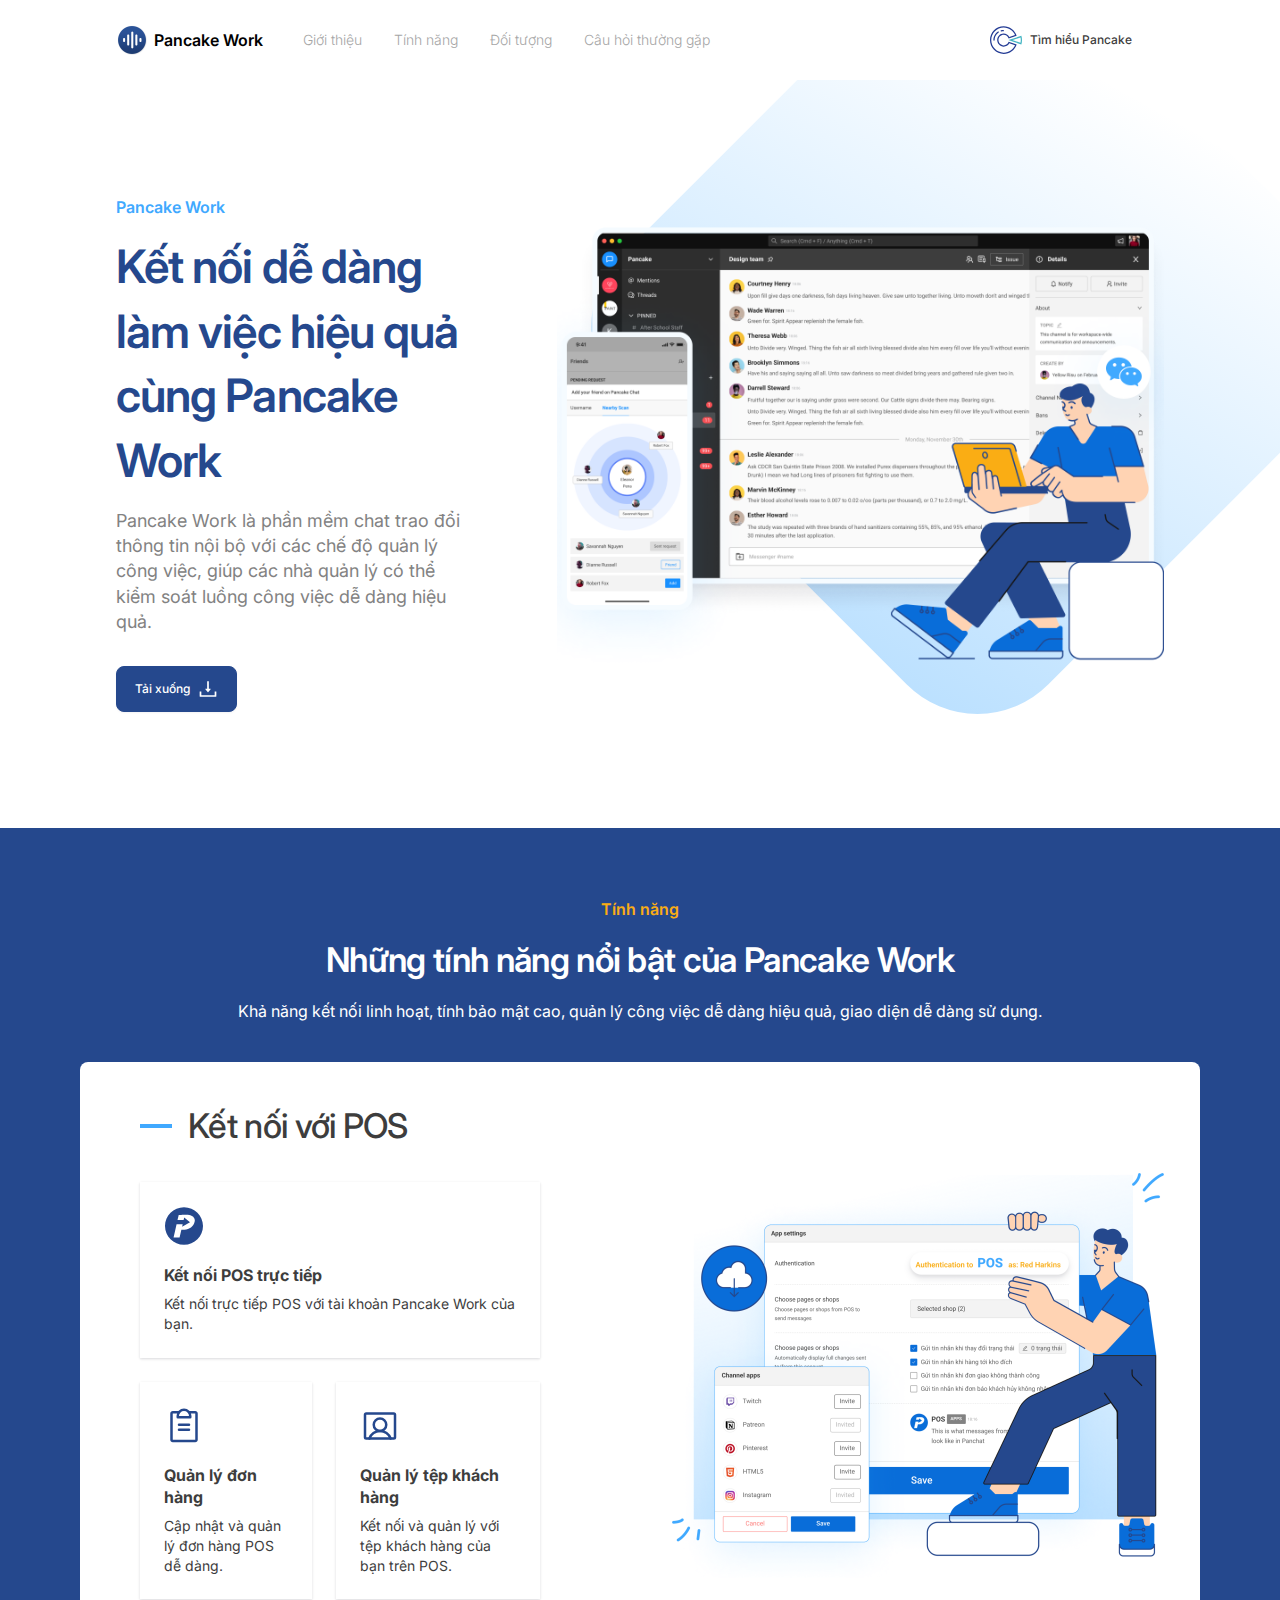
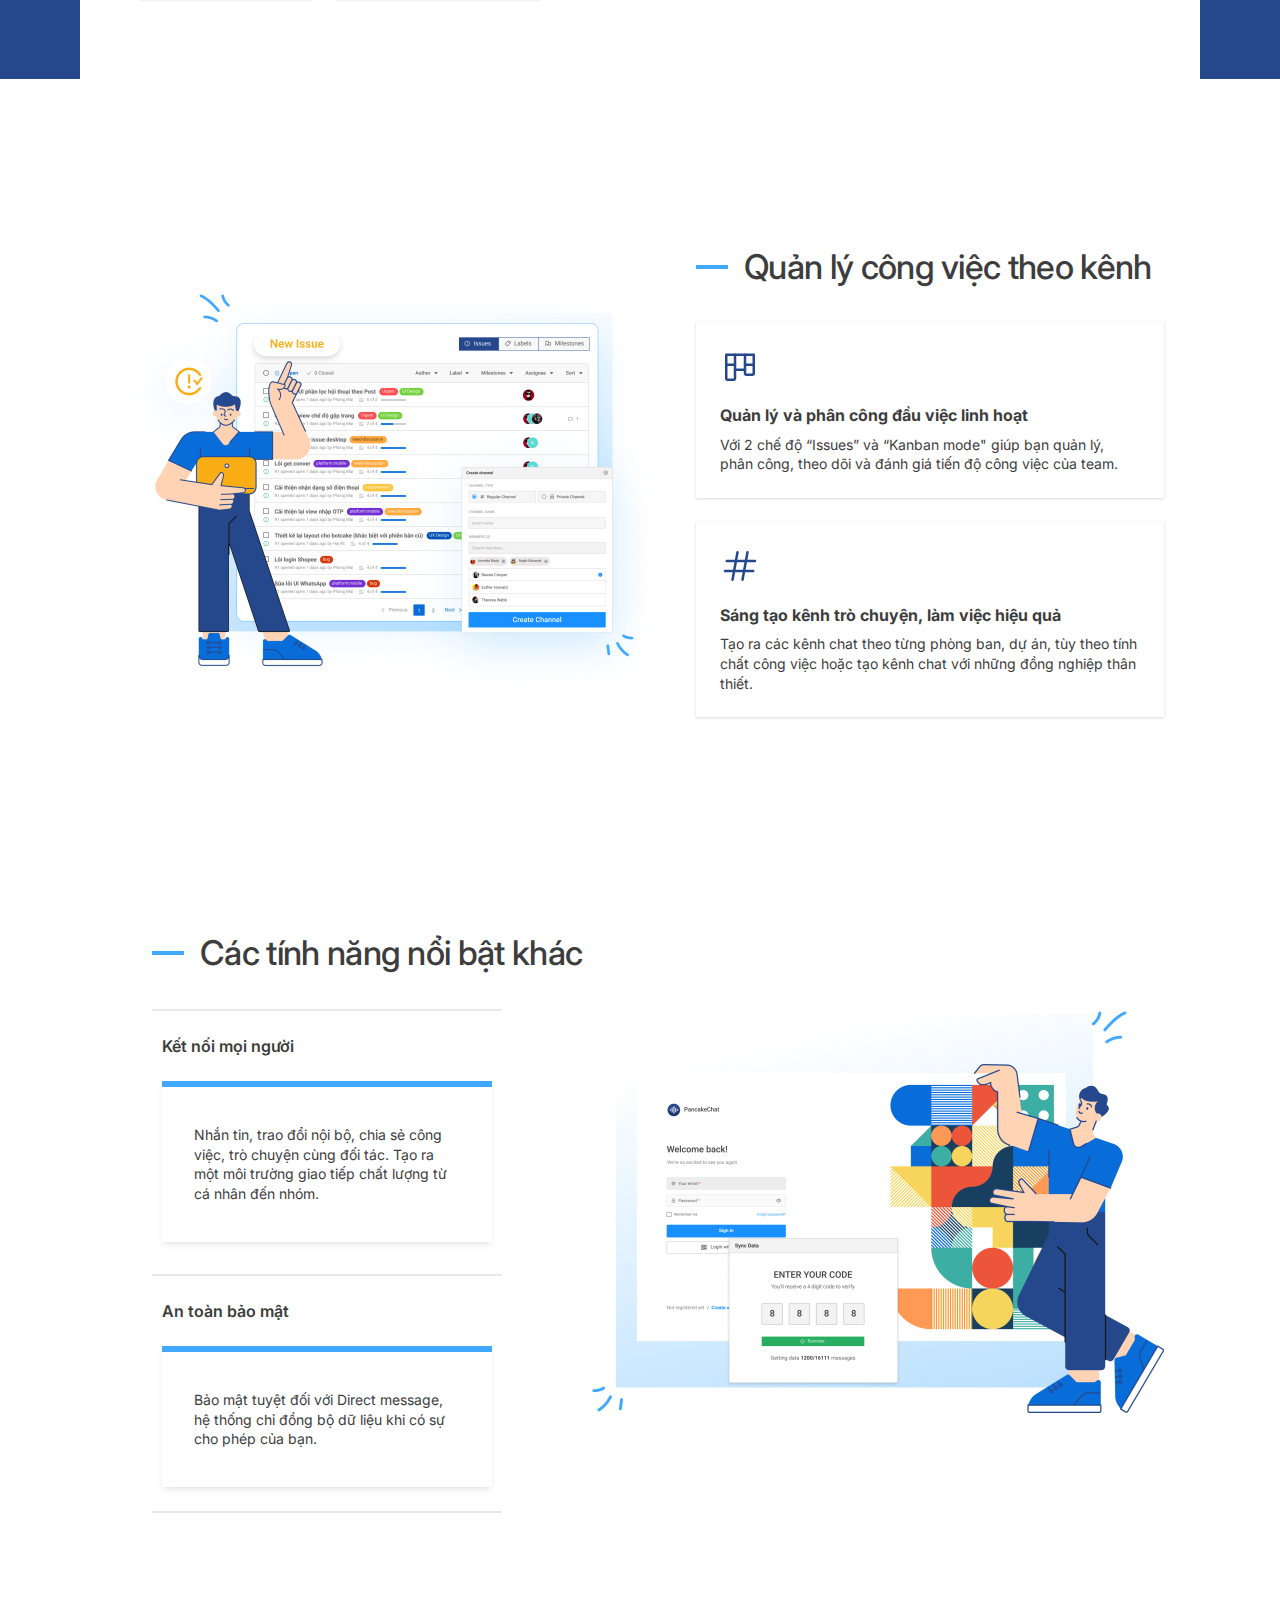
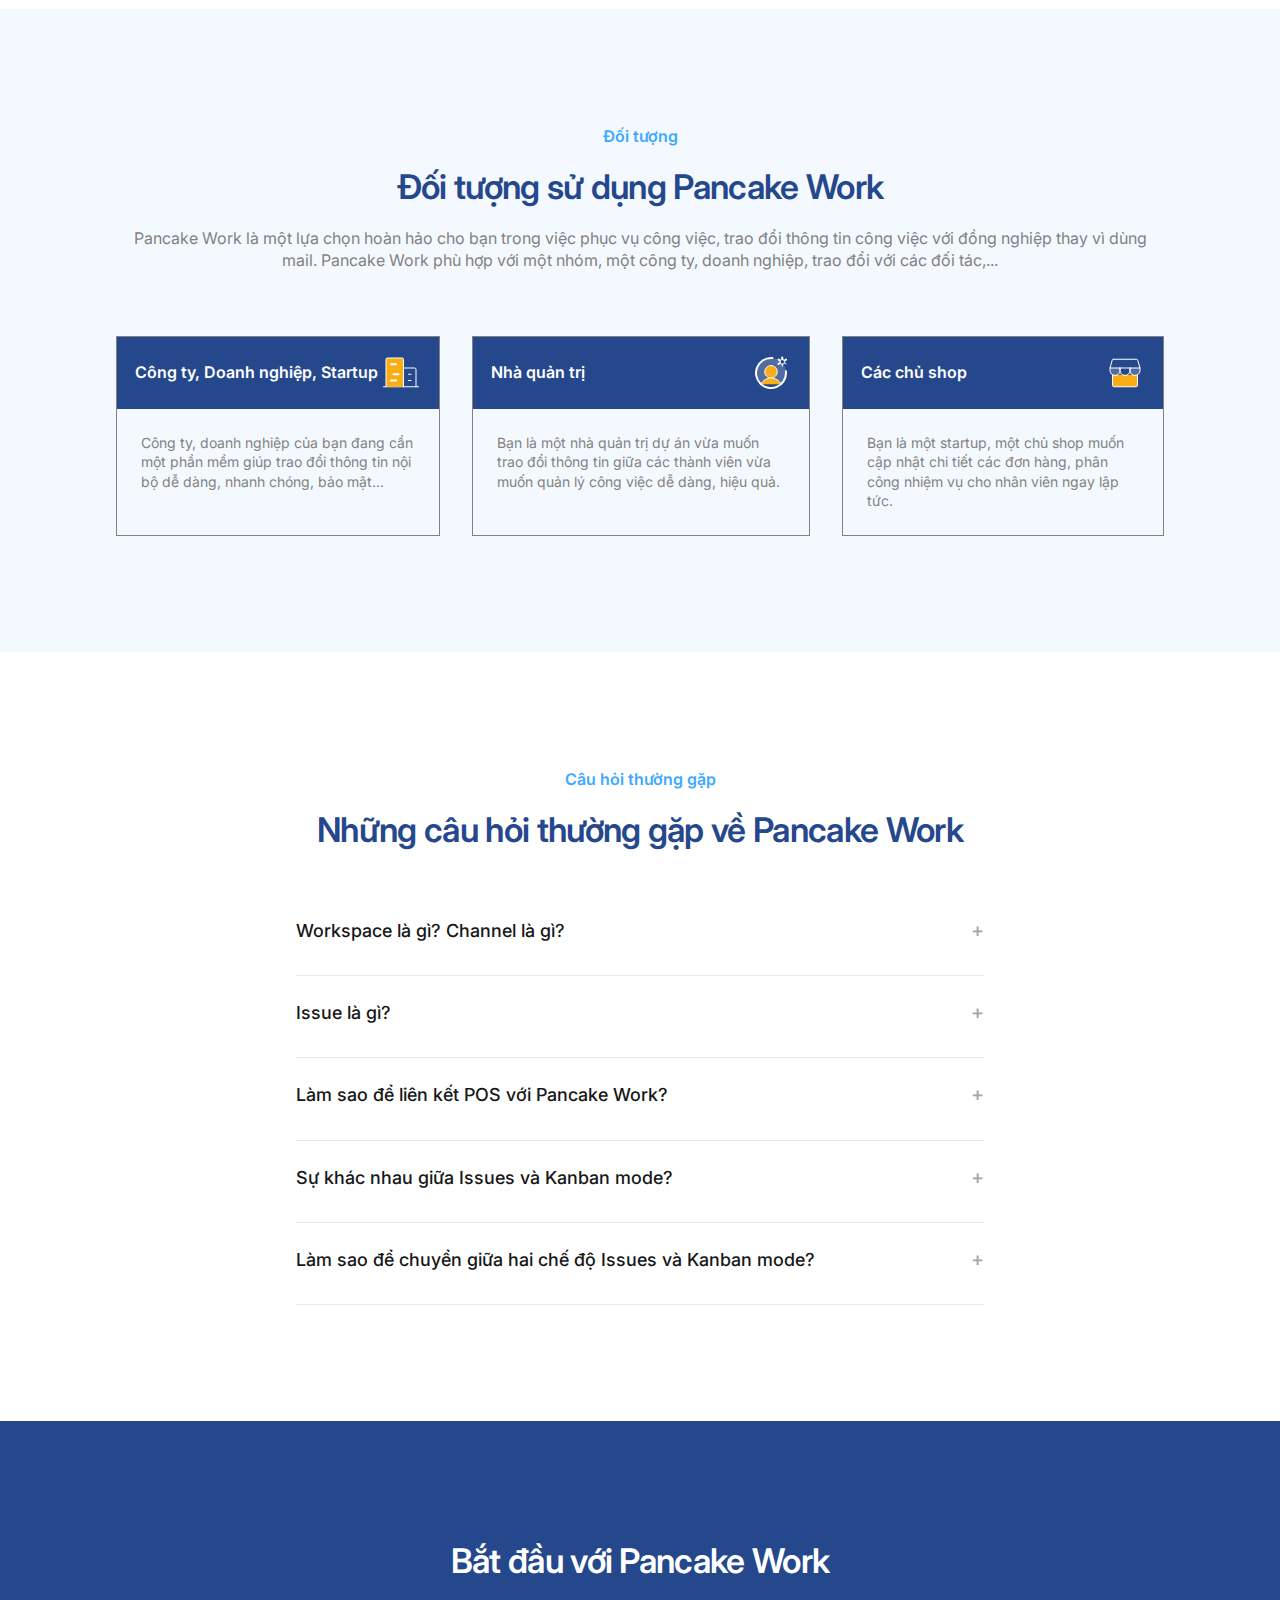
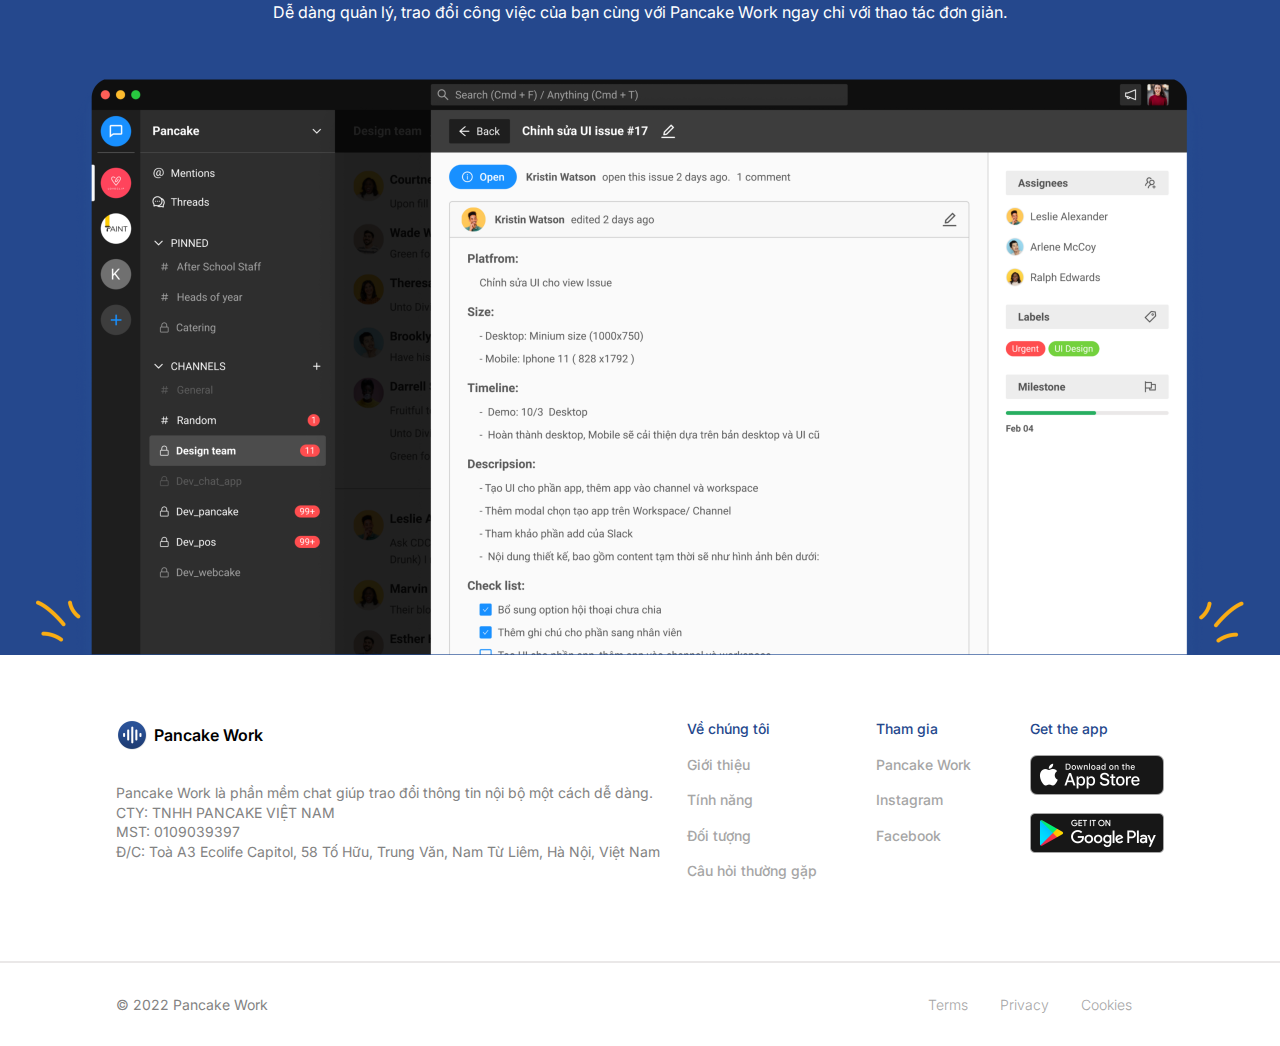
<file: index.html>
<!DOCTYPE html>
<html lang="en">

<head>
  <meta charset="UTF-8">
  <meta http-equiv="X-UA-Compatible" content="IE=edge">
  <meta name="viewport" content="user-scalable=no, width=device-width, initial-scale=1.0" />
  <meta name="apple-mobile-web-app-capable" content="yes" />
  <link rel="icon" type="image/x-icon" href="./assets/images/favicon.ico">
  <meta property="og:description"
    content="Ứng dụng trao đổi thông tin nội bộ với các chế độ quản lý công việc, giúp các nhà quản lý có thể kiểm soát luồng công việc dễ dàng hiệu quả.">
  <meta property="og:image" content="https://pancakework.vn/assets/images/preview_new.png">
  <meta property="og:url" content="https://pancakework.vn/">
  <title>Pancake Work</title>
  <link rel="stylesheet" href="./reset.css">
  <link rel="preconnect" href="https://fonts.googleapis.com">
  <link rel="preconnect" href="https://fonts.gstatic.com" crossorigin>
  <link href="https://fonts.googleapis.com/css2?family=Inter:wght@400;500;600;700&display=swap" rel="stylesheet">
  <link rel="stylesheet" href="./style.css">
</head>

<body>
  <div class="container">
    <header id="header">
      <div class="left-side-header">
        <div class="logo">
          <img src="./assets/logo.svg" alt="logo">
          <h1 class="logo-text">Pancake Work</h1>
        </div>
        <div>
          <ul class="nav">
            <li class="nav-item" onclick="scrollToId('intro'), toggleMenuSm">Giới thiệu</li>
            <li class="nav-item" onclick="scrollToId('feature'), toggleMenuSm()"> Tính năng</li>
            <li class="nav-item" onclick="scrollToId('target'), toggleMenuSm()">Đối tượng</li>
            <li class="nav-item" onclick="scrollToId('question'), toggleMenuSm()">Câu hỏi thường gặp</li>
          </ul>
        </div>
      </div>
      <div class="right-side-header">
        <a href="https://pages.fm/" class="link-pancake">
          <img src="./assets/logo-pancake.svg" alt="">
          <p>Tìm hiểu Pancake</p>
        </a>
        <!-- <a href="https://id.pancake.vn/signup" class="btn btn-register">
          <p class="btn-text register-text">Đăng ký</p>
        </a> -->
        <!-- <div class="btn-action">
          <a class="btn btn-download" id="btn-download" href="#">
            <p class="btn-text">Tải xuống</p>
            <img src="./assets/download.svg" alt="">
          </a>
        </div> -->
      </div>
      <div class="menu-sm" onclick="toggleMenuSm();">
        <img src="./assets/menu-sm.svg" alt="" id="icon-menu-sm">
      </div>
    </header>
    <div class="nav-sm" id="nav-sm">
      <ul>
        <li class="nav-item nav-item-active" onclick="scrollToId('intro')">Giới thiệu</li>
        <li class="nav-item" onclick="scrollToId('feature')"> Tính năng</li>
        <li class="nav-item" onclick="scrollToId('target')">Đối tượng</li>
        <li class="nav-item" onclick="scrollToId('question')">Câu hỏi thường gặp</li>
      </ul>
      <div class="btn-sm">
        <a class="btn btn-download-sm btn-download" id="btn-download-sm" href="#">
          <p class="btn-text">Tải xuống</p>
          <img src="./assets/download.svg" alt="">
        </a>
      </div>
    </div>
    <main>
      <section class="rounded-intro" id="intro">
        <div class="intro">
          <div class="left-side-intro">
            <p class="title-section">Pancake Work</p>
            <p class="slogan">Kết nối dễ dàng làm việc hiệu quả cùng Pancake Work</p>
            <p class="content-intro">Pancake Work là phần mềm chat trao đổi thông tin nội bộ với các chế độ quản lý công
              việc, giúp các nhà quản lý có thể kiểm soát luồng công việc dễ dàng hiệu quả.</p>
            <div class="btn-action">
              <a class="btn btn-download" id="btn-download" href="#">
                <p class="btn-text">Tải xuống</p>
                <img src="./assets/download.svg" alt="">
              </a>
            </div>
          </div>
          <div class="right-side-intro">
            <div class="rouded-rotate-bg">
              <div class="background-rotate"></div>
            </div>
            <img src="./assets/images/intro.png" alt="">
          </div>
        </div>
  </div>
  </section>
  <section class="feature" id="feature">
    <div class="rounded-content-feautre">
      <p class="title-section">Tính năng</p>
      <p class="content-section">Những tính năng nổi bật của Pancake Work</p>
      <p class="quote-section">Khả năng kết nối linh hoạt, tính bảo mật cao, quản lý công việc dễ dàng hiệu quả, giao
        diện dễ dàng sử dụng.</p>
      <div class="connect-pos">
        <div class="feature-title">
          <div class="before-title"></div>
          <p>Kết nối với POS</p>
          <div class="after-title"></div>
        </div>
        <div class="rounded-side-pos">
          <div class="left-side-connect-pos">
            <div class="fist-connect-pos">
              <img src="./assets/logo-pos.svg" alt="">
              <p class="feature-content">Kết nối POS trực tiếp</p>
              <p class="feature-quote">Kết nối trực tiếp POS với tài khoản Pancake Work của bạn.</p>
            </div>
            <div class="rounded-feature-item">
              <div class="feature-item-left">
                <img src="./assets/clipboard.svg" alt="">
                <p class="feature-content">Quản lý đơn hàng</p>
                <p class="feature-quote">Cập nhật và quản lý đơn hàng POS dễ dàng.</p>
              </div>
              <div class="feature-item-right">
                <img src="./assets/user-rectagle.svg" alt="">
                <p class="feature-content">Quản lý tệp khách hàng</p>
                <p class="feature-quote">Kết nối và quản lý với tệp khách hàng của bạn trên POS.</p>
              </div>
            </div>
          </div>
          <div class="right-side-connect-pos">
            <img src="./assets/images/connect-pos.png" alt="">
          </div>
        </div>
      </div>
    </div>
  </section>
  <section class="manage">
    <div class="feature-title feature-title-sm">
      <div class="before-title"></div>
      <p>Quản lý công việc theo kênh</p>
    </div>
    <div class="rounded-manage">
      <div class="left-side-manage">
        <img src="./assets/images/issue.png" alt="">
      </div>
      <div class="right-side-manage">
        <div class="feature-title feature-title-xl">
          <div class="before-title"></div>
          <p>Quản lý công việc theo kênh</p>
        </div>
        <div class="manage-item manage-first-item">
          <img src="./assets/kanban.svg" alt="">
          <p class="feature-content">Quản lý và phân công đầu việc linh hoạt</p>
          <p class="feature-quote">Với 2 chế độ “Issues” và “Kanban mode" giúp bạn quản lý, phân công, theo dõi và
            đánh giá tiến độ công việc của team.</p>
        </div>
        <div class="manage-item">
          <img src="./assets/hash.svg" alt="">
          <p class="feature-content">Sáng tạo kênh trò chuyện, làm việc hiệu quả</p>
          <p class="feature-quote">Tạo ra các kênh chat theo từng phòng ban, dự án, tùy theo tính chất công việc hoặc
            tạo kênh chat với những đồng nghiệp thân thiết.</p>
        </div>
      </div>
    </div>
  </section>
  <section class="other-feature">
    <div class="feature-title">
      <div class="before-title"></div>
      <p>Các tính năng nổi bật khác</p>
    </div>
    <div class="rounded-other-feature">
      <div class="left-side-other-feature">
        <div class="list-other-feature">
          <div class="other-feature-item">
            <div class="other-feature-name">Kết nối mọi người</div>
            <div class="other-feature-panel">
              <p>Nhắn tin, trao đổi nội bộ, chia sẻ công việc, trò chuyện cùng đối tác. Tạo ra một môi trường giao tiếp
                chất lượng từ cá nhân đến nhóm.</p>
            </div>
          </div>
          <div class="other-feature-item">
            <div class="other-feature-name">An toàn bảo mật</div>
            <div class="other-feature-panel">
              <p>Bảo mật tuyệt đối với Direct message, hệ thống chỉ đồng bộ dữ liệu khi có sự cho phép của bạn.</p>
            </div>
          </div>
        </div>
      </div>
      <div class="right-side-other-feature">
        <img src="./assets/images/login.png" alt="">
      </div>
    </div>
  </section>
  <section class="rounded-target" id="target">
    <div class="target">
      <p class="title-section">Đối tượng</p>
      <p class="content-section">Đối tượng sử dụng Pancake Work</p>
      <p class="quote-section">Pancake Work là một lựa chọn hoàn hảo cho bạn trong việc phục vụ công việc, trao đổi
        thông tin công việc với đồng nghiệp thay vì dùng mail. Pancake Work phù hợp với một nhóm, một công ty, doanh
        nghiệp, trao đổi với các đối tác,...</p>
      <div class="list-target">
        <div class="target-item">
          <div class="title-card">
            <p class="title-name">
              Công ty, Doanh nghiệp, Startup
            </p>
            <img src="./assets/building.svg" alt="">
          </div>
          <div class="content-card">
            Công ty, doanh nghiệp của bạn đang cần một phần mềm giúp trao đổi thông tin nội bộ dễ dàng, nhanh chóng, bảo
            mật...
          </div>
        </div>
        <div class="target-item target-center">
          <div class="title-card">
            <p class="title-name">
              Nhà quản trị
            </p>
            <img src="./assets/user-circle-gear.svg" alt="">
          </div>
          <div class="content-card">
            Bạn là một nhà quản trị dự án vừa muốn trao đổi thông tin giữa các thành viên vừa muốn quản lý công việc dễ
            dàng, hiệu quả.
          </div>
        </div>
        <div class="target-item">
          <div class="title-card">
            <p class="title-name">
              Các chủ shop
            </p>
            <img src="./assets/store-font.svg" alt="">
          </div>
          <div class="content-card">
            Bạn là một startup, một chủ shop muốn cập nhật chi tiết các đơn hàng, phân công nhiệm vụ cho nhân viên ngay
            lập tức.
          </div>
        </div>
      </div>
    </div>
  </section>
  <section class="question" id="question">
    <p class="title-section">Câu hỏi thường gặp</p>
    <p class="content-section">Những câu hỏi thường gặp về Pancake Work</p>
    <div class="question-item">
      <div class="accordion-question">Workspace là gì? Channel là gì?</div>
      <div class="panel">
        <p>Bạn có thể hiểu đơn giản về Workspace và Channel như sau: Nếu coi Workspace như một công ty thì Channel chính
          là các phòng ban trong công ty đó.</p>
      </div>
    </div>
    <div class="question-item">
      <div class="accordion-question">Issue là gì?</div>
      <div class="panel">
        <p>Đây là không gian làm việc của nhóm của bạn, tại đây bạn có thể giao việc cho các thành viên trong nhóm, theo
          dõi tiến độ công việc và hiệu suất làm việc của từng người.</p>
      </div>
    </div>
    <div class="question-item">
      <div class="accordion-question">Làm sao để liên kết POS với Pancake Work?</div>
      <div class="panel">
        <p>Đầu tiên, bạn chọn biểu tượng App ở góc trái màn hình, sau đó chọn Create app rồi chọn Cài đặt tại app POS
          Tiếp theo bạn quay trở lại channel cần liên kết với POS, chọn Detail => App => New Apps => Install.
          Vậy là bạn đã hoàn thành việc liên kết POS với Pancake Work.
        </p>
      </div>
    </div>
    <div class="question-item">
      <div class="accordion-question">Sự khác nhau giữa Issues và Kanban mode?</div>
      <div class="panel">
        <p>Issues là nền tảng quản lý công việc dành cho phòng ban IT, các leader có thể dễ dàng giao việc cho các
          thành viên trong nhóm của mình với các ghi chú và thời gian rõ ràng.
          Kanban mode là nơi mà hầu hết các phòng ban khác sẽ hoạt động, các công việc sẽ được chia theo từng nhóm khác
          nhau, phân công cho từng thành viên kèm theo deadline cho mỗi công việc. Nhà quản lý sẽ có một cái nhìn tổng
          quan cho từng dự án với Kanban mode.
        </p>
      </div>
    </div>
    <div class="question-item">
      <div class="accordion-question">Làm sao để chuyển giữa hai chế độ Issues và Kanban mode?</div>
      <div class="panel">
        <p>Đầu tiên, bạn phải là quản trị viên của channel. Sau đó bạn vào channel cần đổi rồi vào Detail => Change
          workflow => Issues hoặc Kanban mode.</p>
      </div>
    </div>
  </section>
  <section class="rounded-start-panchat">
    <div class="start-panchat">
      <p class="content-section">Bắt đầu với Pancake Work</p>
      <p class="quote-section">Dễ dàng quản lý, trao đổi công việc của bạn cùng với Pancake Work ngay chỉ với thao tác
        đơn giản.</p>
      <img src="./assets/images/isssue-detail.png" alt="">
      <!-- <a href="https://id.pancake.vn/signup" class="btn">
            <p class="btn-text">Đăng ký ngay</p>
            <img src="./assets/swrapRight.svg" alt="">
          </a> -->
      <!-- <div class="btn-action">
            <a class="btn btn-download" id="btn-download" href="#">
              <p class="btn-text">Tải xuống</p>
              <img src="./assets/download.svg" alt="">
            </a>
          </div> -->
    </div>
  </section>
  </main>
  <footer>
    <div class="left-side-footer">
      <div class="logo">
        <img src="./assets/logo.svg" alt="logo">
        <h1 class="logo-text">Pancake Work</h1>
      </div>
      <div class="quote-app">Pancake Work là phần mềm chat giúp trao đổi thông tin nội bộ một cách dễ dàng.</div>
      <div class="quote-app">CTY: TNHH PANCAKE VIỆT NAM</div>
      <div class="quote-app">MST: 0109039397</div>
      <div class="quote-app">Đ/C: Toà A3 Ecolife Capitol, 58 Tố Hữu, Trung Văn, Nam Từ Liêm, Hà Nội, Việt Nam</div>
      <!-- <div class="quote-app">
          <a href="https://apps.apple.com/mt/app/pancake-chat/id1527053006">
            <img src="./assets/images/noti-bct.png" alt="" style="height: 50px;">
          </a>
        </div> -->
    </div>
    <div class="right-side-footer">
      <div class="get-app">Về chúng tôi</div>
      <ul class="rounded-get-app">
        <li class="nav-item" onclick="scrollToId('intro')">Giới thiệu</li>
        <li class="nav-item" onclick="scrollToId('feature')"> Tính năng</li>
        <li class="nav-item" onclick="scrollToId('target')">Đối tượng</li>
        <li class="nav-item" onclick="scrollToId('question')">Câu hỏi thường gặp</li>
      </ul>
    </div>
    <div class="right-side-footer">
      <div class="get-app">Tham gia</div>
      <ul class="rounded-get-app">
        <li class="nav-item" onclick="scrollToId('intro')">Pancake Work</li>
        <li class="nav-item" onclick="scrollToId('feature')">Instagram</li>
        <li class="nav-item" onclick="scrollToId('target')">Facebook</li>
      </ul>
    </div>
    <div class="right-side-footer">
      <div class="get-app">Get the app</div>
      <div class="rounded-get-app">
        <div class="down-app app-store">
          <a href="https://apps.apple.com/mt/app/pancake-chat/id1527053006">
            <img src="./assets/images/app-store.png" alt="">
          </a>
        </div>
        <div class="down-app ch-play">
          <a href="https://play.google.com/store/apps/details?id=vn.pancake.chat&hl=vi&gl=US">
            <img src="./assets/images/ch-play.png" alt="">
          </a>
        </div>
      </div>
    </div>
  </footer>
  <div style="border: 1px solid #EAE8E8; margin-top: 20px;"></div>
  <div class="last-footer">
    <div>
      <div class="copyright">© 2022 Pancake Work</div>
    </div>
    <div>
      <ul class="nav">
        <li class="nav-item" onclick="scrollToId('intro')">Terms</li>
        <li ><a href="./privacy.html" class="nav-item">Privacy</a> </li>
        <li class="nav-item" onclick="scrollToId('target')">Cookies</li>
      </ul>
    </div>
  </div>
  </div>
  <script>
    var acc = document.getElementsByClassName("accordion-question");
    var i;

    for (i = 0; i < acc.length; i++) {
      acc[i].addEventListener("click", function () {
        this.classList.toggle("accordion-active");
        var panel = this.nextElementSibling;
        if (panel.style.maxHeight) {
          panel.style.maxHeight = null;
        } else {
          panel.style.maxHeight = panel.scrollHeight + "px";
        }
      });
    }

    function scrollToId(id) {
      document.getElementById(id).scrollIntoView({ behavior: 'smooth' });
      let menuSm = document.getElementById("nav-sm");
      menuSm.classList.remove("toggle-nav-sm");

      let icon = document.getElementById("icon-menu-sm");
      if (icon.src.includes("./assets/close.svg")) {
        icon.src = icon.src.replace("./assets/close.svg", "./assets/menu-sm.svg");
      }
    }

    function getOS() {
      let userAgent = window.navigator.userAgent.toLowerCase(),
        macosPlatforms = /(macintosh|macintel|macppc|mac68k|macos)/i,
        windowsPlatforms = /(win32|win64|windows|wince)/i,
        iosPlatforms = /(iphone|ipad|ipod)/i,
        os = null;

      if (macosPlatforms.test(userAgent)) {
        return 'https://panchat-dev.statics.pancake.vn/PancakeWork.dmg';
      } else if (iosPlatforms.test(userAgent)) {
        return 'https://apps.apple.com/mt/app/pancake-chat/id1527053006';
      } else if (windowsPlatforms.test(userAgent)) {
        return 'https://panchat-dev.statics.pancake.vn/PancakeWork.exe';
      } else if (/android/.test(userAgent)) {
        return 'https://play.google.com/store/apps/details?id=vn.pancake.chat&hl=vi&gl=US';
      } else if (!os && /linux/.test(userAgent)) {
        return '#';
      }
    }

    document.getElementById("btn-download").href = getOS();
    document.getElementById("btn-download-sm").href = getOS();

    function toggleMenuSm() {
      let menuSm = document.getElementById("nav-sm");
      menuSm.classList.toggle("toggle-nav-sm");

      let icon = document.getElementById("icon-menu-sm");
      if (icon.src.includes("./assets/menu-sm.svg")) {
        icon.src = icon.src.replace("./assets/menu-sm.svg", "./assets/close.svg");
      } else if (icon.src.includes("./assets/close.svg")) {
        icon.src = icon.src.replace("./assets/close.svg", "./assets/menu-sm.svg");
      }
    }

  </script>
</body>

</html>
</file>
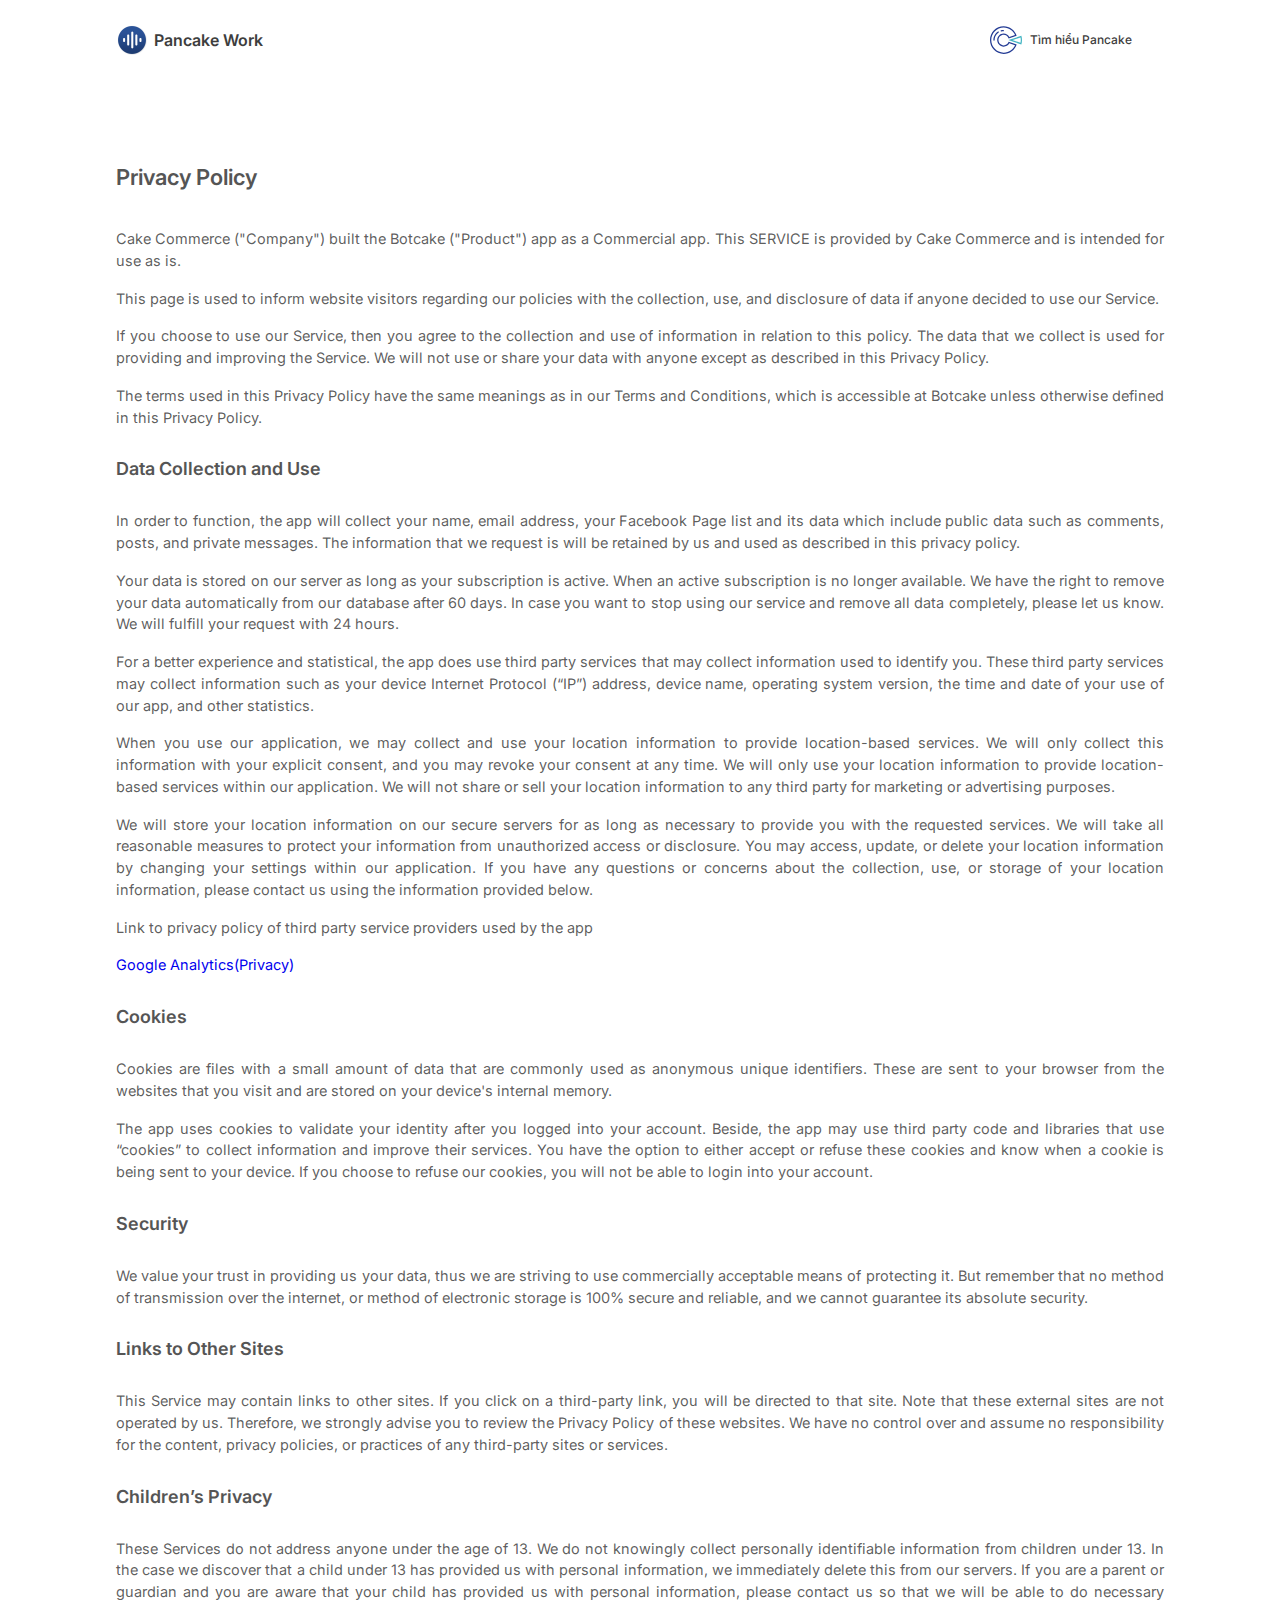
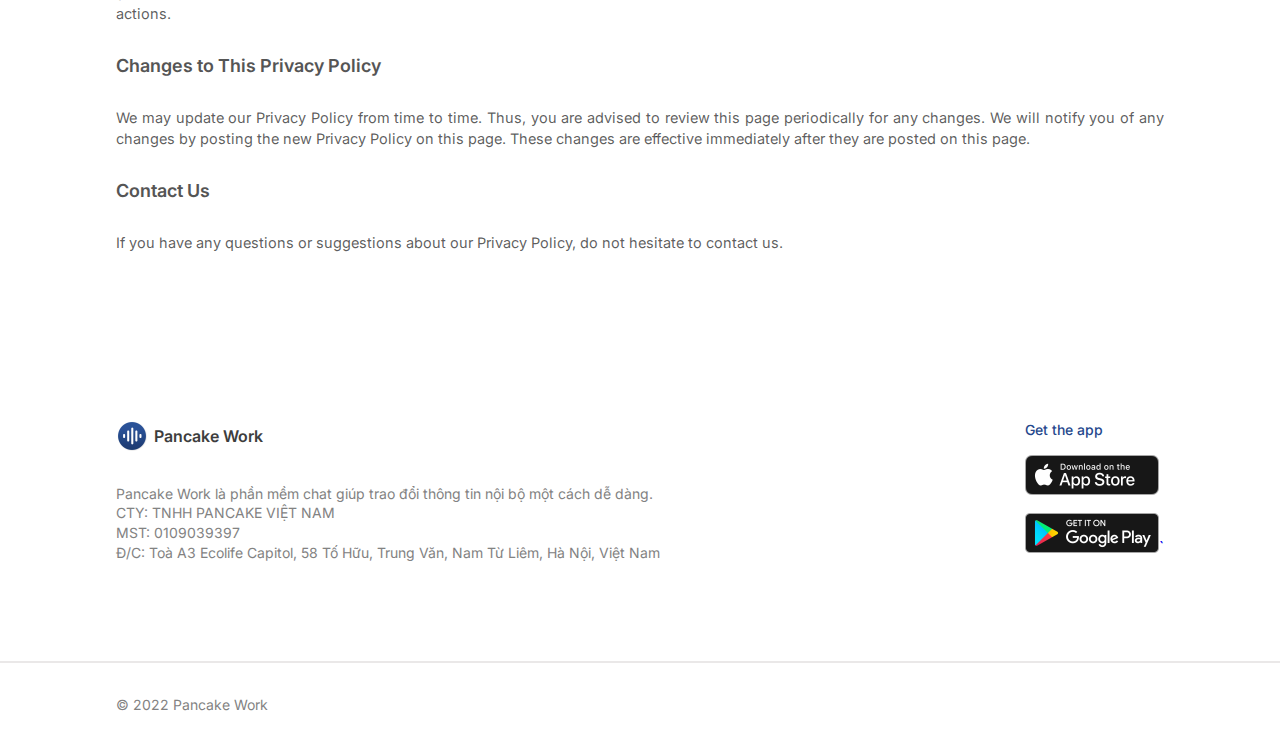
<file: privacy.html>
<!DOCTYPE html>
<html lang="en">
	<head>
		<meta charset="UTF-8" />
		<meta http-equiv="X-UA-Compatible" content="IE=edge" />
		<meta
			name="viewport"
			content="user-scalable=no, width=device-width, initial-scale=1.0"
		/>
		<meta name="apple-mobile-web-app-capable" content="yes" />
		<link rel="icon" type="image/x-icon" href="./assets/images/favicon.ico" />
		<meta
			property="og:description"
			content="Ứng dụng trao đổi thông tin nội bộ với các chế độ quản lý công việc, giúp các nhà quản lý có thể kiểm soát luồng công việc dễ dàng hiệu quả."
		/>
		<meta
			property="og:image"
			content="https://pancakework.vn/assets/images/preview.png"
		/>
		<meta property="og:url" content="https://pancakework.vn/" />
		<title>Pancake Work</title>
		<link rel="stylesheet" href="./reset.css" />
		<link rel="preconnect" href="https://fonts.googleapis.com" />
		<link rel="preconnect" href="https://fonts.gstatic.com" crossorigin />
		<link
			href="https://fonts.googleapis.com/css2?family=Inter:wght@400;500;600;700&display=swap"
			rel="stylesheet"
		/>
		<link rel="stylesheet" href="./style.css" />
		<link rel="stylesheet" href="privacy.css" />
	</head>

	<body>
		<div class="container">
			<header id="header">
				<div class="left-side-header">
					<a class="logo" href="./index.html">
						<img src="./assets/logo.svg" alt="logo" />
						<h1 class="logo-text">Pancake Work</h1>
					</a>
				</div>
				<div class="right-side-header">
					<a href="https://pages.fm/" class="link-pancake">
						<img src="./assets/logo-pancake.svg" alt="" />
						<p>Tìm hiểu Pancake</p>
					</a>
					<!-- <a href="https://id.pancake.vn/signup" class="btn btn-register">
					<p class="btn-text register-text">Đăng ký</p>
				</a> -->
					<!-- <div class="btn-action">
					<a class="btn btn-download" id="btn-download" href="#">
						<p class="btn-text">Tải xuống</p>
						<img src="./assets/download.svg" alt="">
					</a>
				</div> -->
				</div>
				<div class="menu-sm" onclick="toggleMenuSm();">
					<img src="./assets/menu-sm.svg" alt="" id="icon-menu-sm" />
				</div>
			</header>
			<div class="nav-sm" id="nav-sm">
				<ul>
					<li class="nav-item nav-item-active" onclick="scrollToId('intro')">
						Giới thiệu
					</li>
					<li class="nav-item" onclick="scrollToId('feature')">Tính năng</li>
					<li class="nav-item" onclick="scrollToId('target')">Đối tượng</li>
					<li class="nav-item" onclick="scrollToId('question')">
						Câu hỏi thường gặp
					</li>
				</ul>
				<div class="btn-sm">
					<a
						class="btn btn-download-sm btn-download"
						id="btn-download-sm"
						href="#"
					>
						<p class="btn-text">Tải xuống</p>
						<img src="./assets/download.svg" alt="" />
					</a>
				</div>
			</div>
			<main>
				<div class="privacy-policy">
					<h2>Privacy Policy</h2>
					<br />
					<p>
						Cake Commerce ("Company") built the Botcake ("Product") app as a
						Commercial app. This SERVICE is provided by Cake Commerce and is
						intended for use as is.
					</p>
					<p>
						This page is used to inform website visitors regarding our policies
						with the collection, use, and disclosure of data if anyone decided
						to use our Service.
					</p>
					<p>
						If you choose to use our Service, then you agree to the collection
						and use of information in relation to this policy. The data that we
						collect is used for providing and improving the Service. We will not
						use or share your data with anyone except as described in this
						Privacy Policy.
					</p>
					<p>
						The terms used in this Privacy Policy have the same meanings as in
						our Terms and Conditions, which is accessible at Botcake unless
						otherwise defined in this Privacy Policy.
					</p>
					<br />
					<h3>Data Collection and Use</h3>
					<br />
					<p>
						In order to function, the app will collect your name, email address,
						your Facebook Page list and its data which include public data such
						as comments, posts, and private messages. The information that we
						request is will be retained by us and used as described in this
						privacy policy.
					</p>
					<p>
						Your data is stored on our server as long as your subscription is
						active. When an active subscription is no longer available. We have
						the right to remove your data automatically from our database after
						60 days. In case you want to stop using our service and remove all
						data completely, please let us know. We will fulfill your request
						with 24 hours.
					</p>

					<p>
						For a better experience and statistical, the app does use third
						party services that may collect information used to identify you.
						These third party services may collect information such as your
						device Internet Protocol (“IP”) address, device name, operating
						system version, the time and date of your use of our app, and other
						statistics.
					</p>
					<p>
						When you use our application, we may collect and use your location
						information to provide location-based services. We will only collect
						this information with your explicit consent, and you may revoke your
						consent at any time. We will only use your location information to
						provide location-based services within our application. We will not
						share or sell your location information to any third party for
						marketing or advertising purposes.
					</p>
					<p>
						We will store your location information on our secure servers for as
						long as necessary to provide you with the requested services. We
						will take all reasonable measures to protect your information from
						unauthorized access or disclosure. You may access, update, or delete
						your location information by changing your settings within our
						application. If you have any questions or concerns about the
						collection, use, or storage of your location information, please
						contact us using the information provided below.
					</p>
					<p>
						Link to privacy policy of third party service providers used by the
						app
					</p>
					<ul>
						<li>
							<p>
								<a href="https://analytics.google.com" target="_blank"
									>Google Analytics</a
								><a href="https://policies.google.com/privacy" target="_blank"
									>(Privacy)</a
								>
							</p>
						</li>
					</ul>
					<br />
					<h3>Cookies</h3>
					<br />
					<p>
						Cookies are files with a small amount of data that are commonly used
						as anonymous unique identifiers. These are sent to your browser from
						the websites that you visit and are stored on your device's internal
						memory.
					</p>
					<p>
						The app uses cookies to validate your identity after you logged into
						your account. Beside, the app may use third party code and libraries
						that use “cookies” to collect information and improve their
						services. You have the option to either accept or refuse these
						cookies and know when a cookie is being sent to your device. If you
						choose to refuse our cookies, you will not be able to login into
						your account.
					</p>
					<br />
					<h3>Security</h3>
					<br />
					<p>
						We value your trust in providing us your data, thus we are striving
						to use commercially acceptable means of protecting it. But remember
						that no method of transmission over the internet, or method of
						electronic storage is 100% secure and reliable, and we cannot
						guarantee its absolute security.
					</p>
					<br />
					<h3>Links to Other Sites</h3>
					<br />
					<p>
						This Service may contain links to other sites. If you click on a
						third-party link, you will be directed to that site. Note that these
						external sites are not operated by us. Therefore, we strongly advise
						you to review the Privacy Policy of these websites. We have no
						control over and assume no responsibility for the content, privacy
						policies, or practices of any third-party sites or services.
					</p>
					<br />
					<h3>Children’s Privacy</h3>
					<br />
					<p>
						These Services do not address anyone under the age of 13. We do not
						knowingly collect personally identifiable information from children
						under 13. In the case we discover that a child under 13 has provided
						us with personal information, we immediately delete this from our
						servers. If you are a parent or guardian and you are aware that your
						child has provided us with personal information, please contact us
						so that we will be able to do necessary actions.
					</p>
					<br />
					<h3>Changes to This Privacy Policy</h3>
					<br />
					<p>
						We may update our Privacy Policy from time to time. Thus, you are
						advised to review this page periodically for any changes. We will
						notify you of any changes by posting the new Privacy Policy on this
						page. These changes are effective immediately after they are posted
						on this page.
					</p>
					<br />
					<h3>Contact Us</h3>
					<br />
					<p>
						If you have any questions or suggestions about our Privacy Policy,
						do not hesitate to contact us.
					</p>
				</div>
			</main>
			<footer>
				<div class="left-side-footer">
					<div class="logo">
						<img src="./assets/logo.svg" alt="logo" />
						<h1 class="logo-text">Pancake Work</h1>
					</div>
					<div class="quote-app">
						Pancake Work là phần mềm chat giúp trao đổi thông tin nội bộ một
						cách dễ dàng.
					</div>
					<div class="quote-app">CTY: TNHH PANCAKE VIỆT NAM</div>
					<div class="quote-app">MST: 0109039397</div>
					<div class="quote-app">
						Đ/C: Toà A3 Ecolife Capitol, 58 Tố Hữu, Trung Văn, Nam Từ Liêm, Hà
						Nội, Việt Nam
					</div>
					<!-- <div class="quote-app">
					<a href="https://apps.apple.com/mt/app/pancake-chat/id1527053006">
						<img src="./assets/images/noti-bct.png" alt="" style="height: 50px;">
					</a>
				</div> -->
				</div>
				<div class="right-side-footer">
					<div class="get-app">Get the app</div>
					<div class="rounded-get-app">
						<div class="down-app app-store">
							<a href="https://apps.apple.com/mt/app/pancake-chat/id1527053006">
								<img src="./assets/images/app-store.png" alt="" />
							</a>
						</div>
						<div class="down-app ch-play">
							<a
								href="https://play.google.com/store/apps/details?id=vn.pancake.chat&hl=vi&gl=US"
							>
								<img src="./assets/images/ch-play.png" alt="" />`
							</a>
						</div>
					</div>
				</div>
			</footer>
			<div style="border: 1px solid #eae8e8; margin-top: 20px"></div>
			<div class="last-footer">
				<div>
					<div class="copyright">© 2022 Pancake Work</div>
				</div>
			</div>
		</div>
		<script>
			var acc = document.getElementsByClassName('accordion-question');
			var i;

			for (i = 0; i < acc.length; i++) {
				acc[i].addEventListener('click', function () {
					this.classList.toggle('accordion-active');
					var panel = this.nextElementSibling;
					if (panel.style.maxHeight) {
						panel.style.maxHeight = null;
					} else {
						panel.style.maxHeight = panel.scrollHeight + 'px';
					}
				});
			}

			function scrollToId(id) {
				document.getElementById(id).scrollIntoView({ behavior: 'smooth' });
				let menuSm = document.getElementById('nav-sm');
				menuSm.classList.remove('toggle-nav-sm');

				let icon = document.getElementById('icon-menu-sm');
				if (icon.src.includes('./assets/close.svg')) {
					icon.src = icon.src.replace(
						'./assets/close.svg',
						'./assets/menu-sm.svg'
					);
				}
			}

			function getOS() {
				let userAgent = window.navigator.userAgent.toLowerCase(),
					macosPlatforms = /(macintosh|macintel|macppc|mac68k|macos)/i,
					windowsPlatforms = /(win32|win64|windows|wince)/i,
					iosPlatforms = /(iphone|ipad|ipod)/i,
					os = null;

				if (macosPlatforms.test(userAgent)) {
					return 'https://panchat-dev.statics.pancake.vn/PancakeWork.dmg';
				} else if (iosPlatforms.test(userAgent)) {
					return 'https://apps.apple.com/mt/app/pancake-chat/id1527053006';
				} else if (windowsPlatforms.test(userAgent)) {
					return 'https://panchat-dev.statics.pancake.vn/PancakeWork.exe';
				} else if (/android/.test(userAgent)) {
					return 'https://play.google.com/store/apps/details?id=vn.pancake.chat&hl=vi&gl=US';
				} else if (!os && /linux/.test(userAgent)) {
					return '#';
				}
			}

			document.getElementById('btn-download').href = getOS();
			document.getElementById('btn-download-sm').href = getOS();

			function toggleMenuSm() {
				let menuSm = document.getElementById('nav-sm');
				menuSm.classList.toggle('toggle-nav-sm');

				let icon = document.getElementById('icon-menu-sm');
				if (icon.src.includes('./assets/menu-sm.svg')) {
					icon.src = icon.src.replace(
						'./assets/menu-sm.svg',
						'./assets/close.svg'
					);
				} else if (icon.src.includes('./assets/close.svg')) {
					icon.src = icon.src.replace(
						'./assets/close.svg',
						'./assets/menu-sm.svg'
					);
				}
			}
		</script>
	</body>
</html>
</file>
<file: style.css>
body {
  font-family: 'Inter', sans-serif;
	-webkit-box-sizing: border-box;
       -moz-box-sizing: border-box;
            box-sizing: border-box;

  overflow-x: hidden !important;
	margin: 0 auto;
}

.container {
	max-width: 100% !important;
  overflow-x: hidden !important;
}

a, a:active, a:focus, a:visited {
	text-decoration: none;

}

header, .left-side-header, .right-side-header, .nav, .link-pancake {
	display: flex;
	align-items: center;
}

header {
	justify-content: space-between;
	height: 80px;
	padding-right: 116px;
	padding-left: 116px;
	background-color: #FFFFFF;
	max-width: 1440px;
	margin: 0 auto;
}

.logo {
	display: flex;
	align-items: center;
	justify-content: center;
	margin-right: 40px;
	cursor: pointer;
}

.logo-text {
	margin-left: 6px;
	font-size: 16px;
	font-weight: 600;
	line-height: 140%;
}

.nav-item {
	font-weight: 300;
	font-size: 14px;
	line-height: 140%;
	color: #A6A6A6;
	margin-right: 32px;
	cursor: pointer;
}

.nav-item:hover, .nav-item-active {
	color: #25488D;
	cursor: pointer;
}
.btn {
	padding: 10px 16px;
	background: #25488D;
	box-shadow: 0px 1px 2px rgba(16, 24, 40, 0.05);
	border-radius: 8px;
	border: 1px solid #25488D;
	cursor: pointer;
}

.link-pancake {
	margin-right: 32px;
	cursor: pointer;
}

.link-pancake p {
	font-weight: 500;
	font-size: 12px;
	line-height: 140%;
	color: #3D3D3D;
	margin-left: 8px;
}

.btn-text {
	font-weight: 500;
	font-size: 12px;
	line-height: 140%;
	color: #FFFFFF;
}

.menu-sm {
	display: none;
}

.nav-sm {
	display: none;
}

/***************************************** intro *****************************************/

/* .rounded-intro {
	background-color: #F4F9FF;
} */

.intro {
	padding: 116px;
	display: flex;
	justify-content: space-between;
	max-width: 1440px;
	margin: 0 auto;
	position: relative;
}

.left-side-intro {
	display: flex;
	flex-direction: column;
	align-items: flex-start;
}

.slogan {
	font-weight: 600;
	font-size: 46px;
	line-height: 140%;
	letter-spacing: -0.02em;
	color: #25488D;
	margin-top: 16px;
}

.content-intro {
	font-size: 18px;
	line-height: 140%;
	color: #828282;
	margin-top: 16px;
	margin-bottom: 32px;
}

.btn-download {
	display: flex;
	justify-content: space-between;
	align-items: center;
	padding: 12px 18px;
}

.btn-download .btn-text {
	margin-right: 8px;
}
.title-section {
	font-weight: 600;
	font-size: 16px;
	line-height: 140%;
	text-align: center;
	color: #40A9FF;
}

.content-section {
	font-weight: 600;
	font-size: 34px;
	line-height: 140%;
	text-align: center;
	letter-spacing: -0.02em;
	color: #25488D;
}

.quote-section {
	font-size: 16px;
	line-height: 140%;
	text-align: center;
	color: #828282;
}

.background-rotate {
	width: 605px;
	height: 605px;
	right: 0px;
	top: -55px;
	position: absolute;
	z-index: -10;
	overflow:hidden;
	background: linear-gradient(344.4deg, rgba(64, 169, 255, 0.5) -33.1%, rgba(64, 169, 255, 0) 87.51%);
	border-radius: 100px;
	transform: rotate(45deg);
}

.right-side-intro img{
	z-index: 2;
	height: 500px;
	margin-left: 80px;
	max-height: 80vw;
}

/***************************************** feature *****************************************/

.feature {
	background: #25488D;
	display: flex;
	flex-direction: column;
	justify-content: center;
}

.rounded-content-feautre {
	max-width: 1440px;
	margin: 0 auto;
}

.feature .title-section {
	padding-top: 70px;
	color: #FAAD14;
	text-align: center;
}

.feature .content-section {
	color: #FFFFFF;
	margin-top: 16px;
	margin-bottom: 16px;
	text-align: center;
}

.feature .quote-section {
	color: #FFFFFF;
	margin-bottom: 40px;
	text-align: center;
}

.connect-pos {
	padding: 40px 36px 40px 36px;
	margin-left: 80px;
	margin-right: 80px;
	background: #FFFFFF;
	border-radius: 8px 8px 0px 0px;
}

.rounded-side-pos {
	display: flex;
	justify-content: space-between;
}

.feature-title {
 display: flex;
 justify-content: start;
 align-items: center;
}

.before-title {
	width: 32px;
	height: 4px;
	background: #40A9FF;
	margin-right: 16px;
	margin-left: 24px;
}

.right-side-manage .before-title {
	margin-left: 0;
}

.other-feature .before-title {
	margin-left: 36px;
}

.feature-title p {
	font-weight: 500;
	font-size: 34px;
	line-height: 140%;
	display: flex;
	align-items: center;
	letter-spacing: -0.02em;
	color: #3D3D3D;
}

.feature-content {
	font-weight: 700;
	font-size: 16px;
	line-height: 140%;
	color: #3D3D3D;
	margin-top: 16px;
	margin-bottom: 8px;
}

.feature-quote {
	font-size: 14px;
	line-height: 140%;
	color: #3D3D3D;
}

.fist-connect-pos {
	box-shadow: 0px 1px 3px rgba(16, 24, 40, 0.1), 0px 1px 2px rgba(16, 24, 40, 0.06);
	padding: 24px;
	margin-bottom: 24px;
	margin-left: 24px;
	margin-top: 32px;
	background: #FFFFFF;
}
.rounded-feature-item {
	display: flex;
	justify-content: space-between;
	margin-left: 24px;

}

.feature-item-left, .feature-item-right {
	padding: 24px;
	background: #FFFFFF;
	box-shadow: 0px 1px 3px rgba(16, 24, 40, 0.1), 0px 1px 2px rgba(16, 24, 40, 0.06);
}

.feature-item-left {
	margin-right: 24px;
}

.left-side-connect-pos, .right-side-connect-pos {
	margin-bottom: 40px;
}

.right-side-connect-pos img {
	height: 428px;
	margin-left: 100px;
	max-height: 70vw;
}

/***************************************** manage *****************************************/

.manage {
	background-color: #FFFFFF;
	padding: 116px;

	max-width: 1440px;
	margin: 0 auto;
}

.rounded-manage {
	display: flex;
	justify-content: space-between;
}

.left-side-manage img {
	height: 456px;
	margin-right: 34px;
	max-height: 70vw;
}

.feature-title-sm {
	visibility: hidden;
}

.manage-item {
	padding: 24px;
	background: #FFFFFF;
	box-shadow: 0px 1px 3px rgba(16, 24, 40, 0.1), 0px 1px 2px rgba(16, 24, 40, 0.06);
}

.manage-first-item {
	margin-top: 32px;
	margin-bottom: 24px;
}

/***************************************** other-feature *****************************************/

.other-feature {
	padding: 96px 116px 96px 116px;
	max-width: 1440px;
	margin: 0 auto;
}

.rounded-other-feature {
	display: flex;
	justify-content: space-between;
}

.left-side-other-feature {
	display: flex;
	flex-direction: column;
}

.right-side-other-feature img {
	height: 456px;
	margin-left: 80px;
	max-height: 70vw;
}

.list-other-feature {
	border-bottom: 2px solid #EAE8E8;
	margin-left: 36px;
	padding-bottom: 24px;
}

.other-feature-name {
	font-size: 16px;
	line-height: 140%;
	font-weight: 600;
	color: #3D3D3D;
	border-top: 2px solid #EAE8E8;
	padding-top: 24px;
	padding-bottom: 24px;
	padding-left: 10px;
	padding-right: 10px;
	margin-top: 32px;
}

.other-feature-panel {
	border-top: 6px solid #40A9FF;
	background-color: white;
	padding: 38px 32px;
	box-shadow: 0px 4px 8px -2px rgba(16, 24, 40, 0.1), 0px 2px 4px -2px rgba(16, 24, 40, 0.06);
	margin-left: 10px;
	margin-right: 10px;
}

.other-feature-panel p{
	font-size: 14px;
	line-height: 140%;
	color: #3D3D3D;
}

/***************************************** target *****************************************/

.rounded-target {
	background-color: #F4F9FF;
}


.target {
	padding: 116px;
	max-width: 1440px;
	margin: 0 auto;
}

.target .content-section {
	margin-top: 16px;
	margin-bottom: 16px;
}

.list-target {
	display: flex;
	justify-content: space-between;
	margin-top: 64px;
}

.target-item {
	border: 1px solid #828282;
}

.title-card {
	display: flex;
	justify-content: space-between;
	align-items: center;
	padding: 16px 18px;
	background: #25488D;
}


.target-center {
	margin-left: 32px;
	margin-right: 32px;
}

.title-name {
	font-weight: 600;
	font-size: 16px;
	line-height: 140%;
	color: #FFFFFF;
}

.content-card {
	padding: 24px;
	color: #828282;
	font-size: 14px;
	line-height: 140%;
}

/***************************************** question *****************************************/

.question {
	padding: 116px;
	max-width: 1440px;
	margin: 0 auto;
}

.question .title-section {
	margin-bottom: 16px;
}

.question .content-section {
	margin-bottom: 40px;
}

.accordion-question {
	cursor: pointer;
	transition: 0.4s;
}

.accordion-question:after {
  content: '\002B';
  color: #A6A6A6;
  float: right;
	font-size: 20px;
}

.accordion-question:after:hover {
	content: '\002B';
  color: #25488D;
}

.accordion-active:after {
  content: "\2212";
	font-size: 20px;
}

.panel {
  /* padding: 0 18px; */
  background-color: white;
  max-height: 0;
  overflow: hidden;
  transition: max-height 0.2s ease-out;
}

.question-item {
	padding-top: 24px;
	padding-bottom: 32px;
	margin-left: 220px;
	margin-right: 220px;
	border-bottom: 1px solid #EAE8E8;
}
.accordion-question {
	color: #171717;
	font-size: 18px;
	font-weight: 500;
	line-height: 140%;
}

.panel p{
	margin-top: 10px;
	font-size: 14px;
	line-height: 140%;
	color: #828282;
}

/***************************************** start-panchat *****************************************/

.rounded-start-panchat {
	background-color: #25488D;
}

.start-panchat {
	padding: 116px 116px 0 116px;
	display: flex;
	flex-direction: column;
	justify-content: center;
	align-items: center;
	max-width: 1440px;
	margin: 0 auto;
}

.start-panchat img {
	height: 600px;
	max-height: 80vw;
}

.start-panchat .content-section {
	margin-bottom: 16px;
	color: white;
}

.start-panchat .quote-section {
	margin-bottom: 32px;
	color: white;
}

.start-panchat .btn {
	display: flex;
	justify-content: center;
	align-items: center;
}

.start-panchat .btn-text {
	margin-right: 8px;
}

/***************************************** footer *****************************************/

.last-footer {
	display: flex;
	justify-content: space-between;
	padding: 32px 116px 32px 116px;
	max-width: 1440px;
	margin: 0 auto;
}

footer {
	display: flex;
	justify-content: space-between;
	padding: 64px 116px 0px 116px;
	max-width: 1440px;
	margin: 0 auto;
}

footer .logo {
	justify-content: flex-start;
	margin-bottom: 32px;
}

.left-side-footer {
	align-items: flex-start;
}

.quote-app, .copyright {
	font-size: 14px;
	line-height: 140%;
	color: #828282;
}

footer .nav-item {
	font-weight: 500;
	margin-top: 16px;
}

.get-app {
	font-size: 14px;
	font-weight: 500;
	line-height: 140%;
	color: #25488D;
}

.down-app img{
	height: 40px;
}

.app-store {
	margin-bottom: 16px;
	margin-top: 16px;
}

.ch-play {
	margin-bottom: 86px;
}

.social {
	display: flex;
	justify-content: space-between;
}

.copyright-sm {
	display: none;
}

@media screen and (max-width: 1300px) {
	body {
		overflow-x: hidden !important;
	}

	.container {
		max-width: 100% !important;
		overflow-x: hidden !important;
	}

	.question-item {
		margin-left: 180px;
		margin-right: 180px;
	}
}


@media screen and (max-width: 1250px) {
	body {
		overflow-x: hidden !important;
	}

	.container {
		max-width: 100% !important;
		overflow-x: hidden !important;
	}

	header, footer, .intro, .target, .manage, .other-feature, .question, .start-panchat, .last-footer{
		padding-right: 86px;
		padding-left: 86px;
	}

	.slogan {
		font-size: 40px;
	}

	.content-intro {
		font-size: 16px;
	}

	.background-rotate {
		right: -30px;
	}

	.content-section {
		font-size: 30px;
	}

	.feature-title p {
		font-size: 28px;
	}

	.right-side-other-feature {
		display: flex;
		align-items: center;
		justify-content: center;
	}
	.right-side-other-feature img {
		height: 430px;
	}

	.right-side-connect-pos img  {
		height: 380px;
		margin-left: 60px;
	}

	.question-item {
		margin-left: 150px;
		margin-right: 150px;
	}

	.start-panchat img {
		height: 500px;
	}
}


@media screen and (max-width: 1150px) {
	body {
		overflow-x: hidden !important;
	}

	.container {
		max-width: 100% !important;
		overflow-x: hidden !important;
	}

	.right-side-intro img{
		height: 450px;
	}

	.right-side-connect-pos img  {
		height: 380px;
		margin-left: 40px;
	}

	.background-rotate {
		width: 520px;
		height: 520px;
		right: 0px;
		top: -5px;
	}

	.question-item {
		margin-left: 100px;
		margin-right: 100px;
	}

	.start-panchat img {
		height: 400px;
	}
}

@media screen and (max-width: 1050px) {
	body {
		overflow-x: hidden !important;
	}

	.container {
		max-width: 100% !important;
		overflow-x: hidden !important;
	}

	.right-side-intro img{
		height: 420px;
	}

	/* header, footer, .intro, .target, .manage, .other-feature, .question, .start-panchat{
		padding-right: 86px;
		padding-left: 86px;
	} */

	/* .intro {
		flex-direction: column-reverse;
	} */

	.right-side-intro {
		display: flex;
		justify-content: center;
	}

	.rounded-side-pos {
		flex-direction: column-reverse;
	}

	.feature-title {
		display: flex;
		justify-content: center;
	}

	.question-item {
		margin-left: 40px;
		margin-right: 40px;
	}

	.feature-title-sm {
		visibility: visible;
	}

	.right-side-connect-pos {
		display: flex;
		justify-content: center;
		align-items: center;
		padding-left: 0;
		margin-left: 0;
	}

	.feature-title-xl {
		visibility: hidden;
	}

	.rounded-manage {
		flex-direction: column;
	}

	.feature-title-xl {
		display: none;
	}

	.left-side-manage {
		margin-right: 0;
		display: flex;
		justify-content: center;

	}

	.right-side-manage {
		display: flex;
		justify-content: center;
		align-items: center;

	}

	.manage-first-item {
		margin-top: 0;
		margin-bottom: 0;
		margin-right: 24px;
	}

	.rounded-other-feature {
		flex-direction: column-reverse;
	}

	.right-side-other-feature img {
		height: 400px;
		margin-left: 0;
	}
}

@media screen and (max-width: 950px) {
	.right-side-intro img{
		height: 350px;
	}

	.background-rotate {
		width: 485px;
		height: 485px;
		border-radius: 60px;
		right: -140px;
		top: -110px;
	}
}

@media screen and (max-width: 875px) {
	body {
		overflow-x: hidden !important;
	}

	.container {
		max-width: 100% !important;
		overflow-x: hidden !important;
	}

	header, footer, .intro, .target, .manage, .other-feature, .question, .start-panchat, .last-footer{
		padding-right: 64px;
		padding-left: 64px;
	}

	.left-side-header .nav {
		display: none;
	}

	.right-side-header {
		display: none;
	}

	.menu-sm {
		display: block;
	}

	.nav-sm {
		position: absolute;
		width: 100vw;
		/* display: none; */
		/* background-color: red;
		top: 80px;
		/* padding: 16px 16px; */
		/* transition: all 0.2s ease-in-out; */
		z-index: 1000;
		background-color: white;
		box-shadow: 0px 4px 8px -2px rgba(16, 24, 40, 0.1), 0px 2px 4px -2px rgba(16, 24, 40, 0.06);
	}

	.nav-sm li {
		color: #171717;
		font-size: 16px;
		line-height: 150%;
		margin-bottom: 24px;
		margin-left: 64px;
		margin-right: 64px;
	}

	.nav-sm ul {
		border-bottom: 1px solid #f3f3f3;
		margin-bottom: 24px;
	}

	.btn-sm {
		margin-left: 64px;
		margin-right: 80px;
		margin-bottom: 24px;
	}

	.toggle-nav-sm {
		display: block;
		transition: all 1s ease-in-out;
	}

	.intro {
		flex-direction: column-reverse;
		padding: 64px;
	}

	.left-side-intro {
		display: flex;
		flex-direction: column;
		align-items: center;
	}

	.slogan {
		font-weight: 600;
		font-size: 34px;
		text-align: center;
	}

	.content-intro {
		font-size: 18px;
		text-align: center;
		color: #828282;
	}

	.title-section {
		font-size: 16px;
		text-align: center;
		color: #40A9FF;
	}

	.content-section {
		font-size: 22px;
		text-align: center;
		color: #25488D;
	}

	.quote-section {
		font-size: 16px;
		line-height: 140%;
		text-align: center;
		color: #828282;
	}

	.background-rotate {
		width: 585px;
		height: 585px;
		border-radius: 60px;
		right: -140px;
		top: -110px;
	}

	.right-side-intro img{
		z-index: 2;
		height: 500px;
		margin-left: 0;
		margin-bottom: 60px;
	}

	.title-section {
		font-size: 14px;
	}

	.feature .content-section {
		color: #FFFFFF;
		margin-top: 16px;
		margin-bottom: 16px;
		text-align: center;
		font-size: 22px;
	}

	.quote-section {
		font-size: 14px;
	}

	.feature-title {
		flex-direction: column-reverse;
		align-items: center;
	}

	.feature-title p {
		font-weight: 600;
		font-size: 20px;
		margin-bottom: 8px;
	}

	.connect-pos {
		padding: 40px 36px 40px 36px;
		margin-left: 40px;
		margin-right: 40px;
		background: #FFFFFF;
		border-radius: 8px 8px 0px 0px;
	}

	.manage {
		padding: 84px 64px;
	}

	.other-feature {
		padding: 0px 90px 64px 90px;

	}

	.list-target {
		flex-direction: column;
	}

	.target-item {
		border: 1px solid #828282;
	}

	.title-card {
		display: flex;
		justify-content: space-between;
		align-items: center;
		padding: 16px 18px;
		background: #25488D;
	}


	.target-center {
		margin-left: 0;
		margin-right: 0;
		margin-top: 24px;
		margin-bottom: 24px;
	}

	.accordion-question {
		color: #171717;
		font-size: 16px;
	}

	.list-other-feature {
		margin-left: 0;
	}

	footer {
		flex-direction: column;
	}

	footer .nav {
		flex-wrap: wrap;
	}

	footer .nav-item {
		margin-bottom: 24px;
	}

	.ch-play {
		margin-bottom: 48px;
	}

	.rounded-get-app {
		display: flex;
		margin-top: 16px;
	}

	.app-store {
		margin-top: 0;
		margin-right: 16px;
	}

	/* .copyright {
		display: none;
	} */

	.social {
		justify-content: flex-start;
		margin-bottom: 24px;
	}

	.social img {
		margin-right: 24px;
	}

	.copyright-sm {
		display: block;
		margin-bottom: 40px;
		font-size: 14px;
		color: #828282;
	}

	.start-panchat img {
		height: 300px;
	}
}

@media screen and (max-width: 575px) {
	body {
		overflow-x: hidden !important;
	}

	.container {
		max-width: 100% !important;
		overflow-x: hidden !important;
	}

	header, footer, .intro, .target, .manage, .other-feature, .question, .start-panchat, .rounded-content-feautre .content-section, .rounded-content-feautre .quote-section, .last-footer{
		padding-right: 16px;
		padding-left: 16px;
	}

	.last-footer {
		flex-direction: column-reverse;
	}

	.nav-sm li {
		margin-left: 17px;
		margin-right: 32px;
	}

	.btn-sm {
		margin-left: 17px;
		margin-right: 32px;
	}

	.right-side-intro img{
		height: 300px;
	}

	.background-rotate {
		width: 340px;
		height: 340px;
		border-radius: 60px;
		right: -80px;
		top: -20px;
	}

	.left-side-intro {
		align-items: flex-start;
	}

	.slogan {
		text-align: left;
	}

	.content-intro {
		text-align: left;
	}

	.right-side-connect-pos img {
		height: 224px;
		padding-left: 0;
		margin-left: 0;
	}

	.connect-pos {
		padding: 32px 16px 32px 16px;
		margin-left: 16px;
		margin-right: 16px;
		border-radius: 8px 8px 0px 0px;
	}

	.rounded-feature-item {
		flex-direction: column;
		margin-left: 0;
	}

	.feature-item-left {
		margin-right: 0;
		margin-bottom: 24px;
	}

	.fist-connect-pos {
		margin-bottom: 24px;
		margin-top: 32px;
		margin-left: 0;
	}

	.right-side-manage {
		flex-direction: column;
	}

	.manage-first-item {
		margin-bottom: 24px;
		margin-right: 0;
	}

	.list-other-feature img{
		height: 240px;
	}

	.target, .question {
		padding-top: 64px;
		padding-bottom: 64px;
	}

	.start-panchat {
		padding-top: 64px;
	}

	.question-item {
		margin-left: 16px;
		margin-right: 16px;
	}

	.start-panchat img {
		height: 220px;
	}

}
</file>
<file: privacy.css>
.question, .privacy-policy {
	padding: 86px 116px;
	max-width: 1440px;
	margin: 0 auto;
}

.logo h1 {
color : #3D3D3D;
}


h2, h3, h4 {
	font-weight: 600;
	color: #555555;
	
}
h3, h4 {
	font-size: 18px;
	margin-bottom: 1rem;

}
h2 {
	font-size: 22px;
	margin-bottom: 1.5rem;
}

.privacy-policy p {
	font-size: 14.5px;
	line-height: 1.5;
	margin-bottom: 1rem;
	color: rgba(0, 0, 0, 0.65);
	text-align: justify;
  text-justify: inter-word;
}

@media screen and (max-width: 1250px) {
	.privacy-policy {
		padding-right: 86px;
		padding-left: 86px;
	}
}

@media screen and (max-width: 875px) {
	.privacy-policy {
		padding-right: 64px;
		padding-left: 64px;
	}
}

@media screen and (max-width: 575px) {
	.privacy-policy {
		padding-right: 16px;
		padding-left: 16px;
	}
}
</file>
